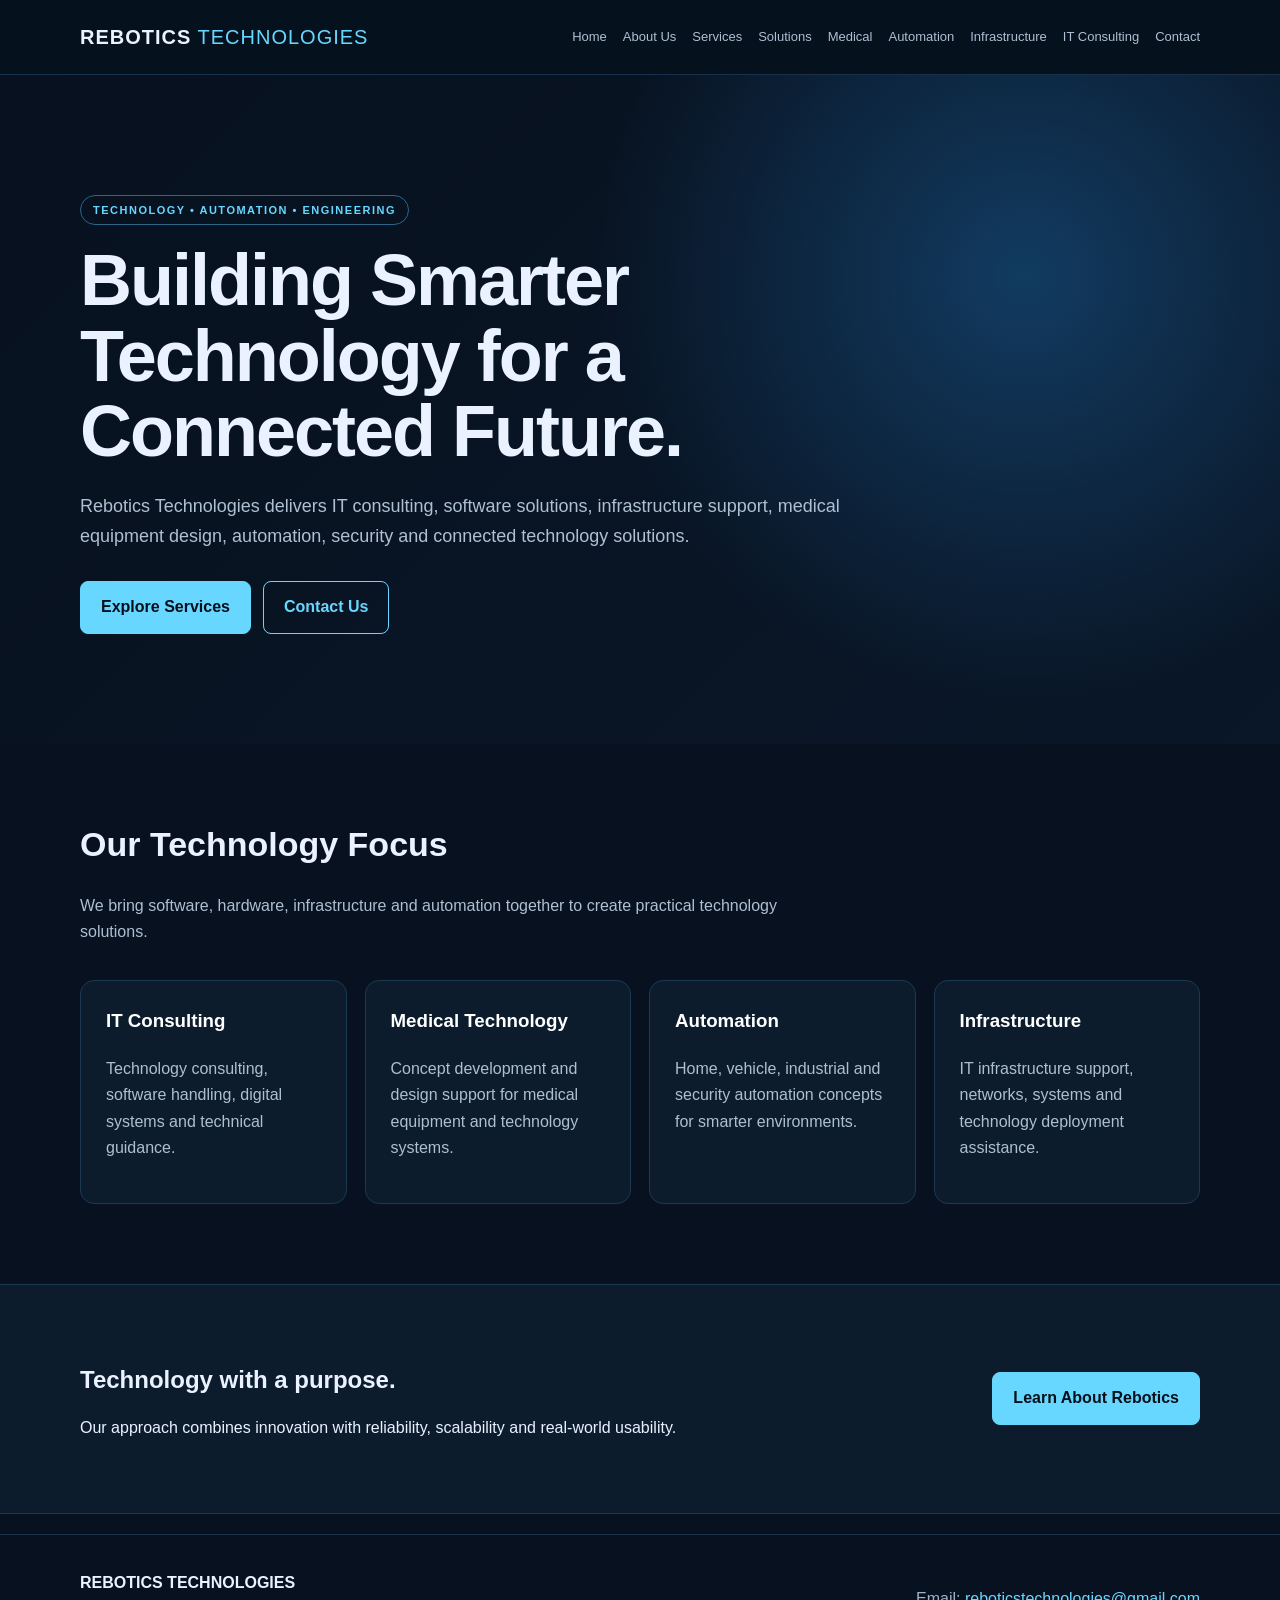
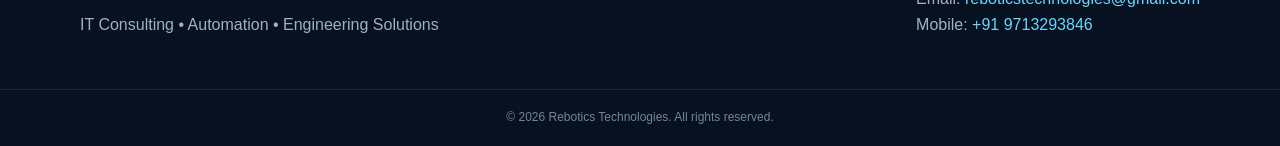
<file: index.html>
<!DOCTYPE html>
<html lang="en"><head><meta charset="UTF-8"><meta name="viewport" content="width=device-width,initial-scale=1.0">
<title>Rebotics Technologies | IT, Automation & Engineering Solutions</title><link rel="stylesheet" href="assets/style.css"></head>
<body>
<header><div class="container nav"><a class="logo" href="index.html">REBOTICS<span> TECHNOLOGIES</span></a><button class="menu" onclick="toggleMenu()">☰</button><nav id="nav"><a href="index.html">Home</a><a href="about.html">About Us</a><a href="services.html">Services</a><a href="solutions.html">Solutions</a><a href="medical.html">Medical</a><a href="automation.html">Automation</a><a href="infrastructure.html">Infrastructure</a><a href="it-consulting.html">IT Consulting</a><a href="contact.html">Contact</a></nav></div></header>
<main><section class="hero"><div class="container"><div class="badge">TECHNOLOGY • AUTOMATION • ENGINEERING</div><h1>Building Smarter Technology for a Connected Future.</h1><p>Rebotics Technologies delivers IT consulting, software solutions, infrastructure support, medical equipment design, automation, security and connected technology solutions.</p><div class="actions"><a class="btn" href="services.html">Explore Services</a><a class="btn outline" href="contact.html">Contact Us</a></div></div></section>
<section class="section"><div class="container"><h2>Our Technology Focus</h2><p class="lead">We bring software, hardware, infrastructure and automation together to create practical technology solutions.</p><div class="grid cards">
<div class="card"><h3>IT Consulting</h3><p>Technology consulting, software handling, digital systems and technical guidance.</p></div>
<div class="card"><h3>Medical Technology</h3><p>Concept development and design support for medical equipment and technology systems.</p></div>
<div class="card"><h3>Automation</h3><p>Home, vehicle, industrial and security automation concepts for smarter environments.</p></div>
<div class="card"><h3>Infrastructure</h3><p>IT infrastructure support, networks, systems and technology deployment assistance.</p></div>
</div></div></section>
<section class="band"><div class="container split"><div><h2>Technology with a purpose.</h2><p>Our approach combines innovation with reliability, scalability and real-world usability.</p></div><a class="btn" href="about.html">Learn About Rebotics</a></div></section></main>
<footer><div class="container footer"><div><strong>REBOTICS TECHNOLOGIES</strong><p>IT Consulting • Automation • Engineering Solutions</p></div><div><p>Email: <a href="mailto:reboticstechnologies@gmail.com">reboticstechnologies@gmail.com</a><br>Mobile: <a href="tel:+919713293846">+91 9713293846</a></p></div></div><div class="copyright">© 2026 Rebotics Technologies. All rights reserved.</div></footer>
<script src="assets/script.js"></script></body></html>
</file>
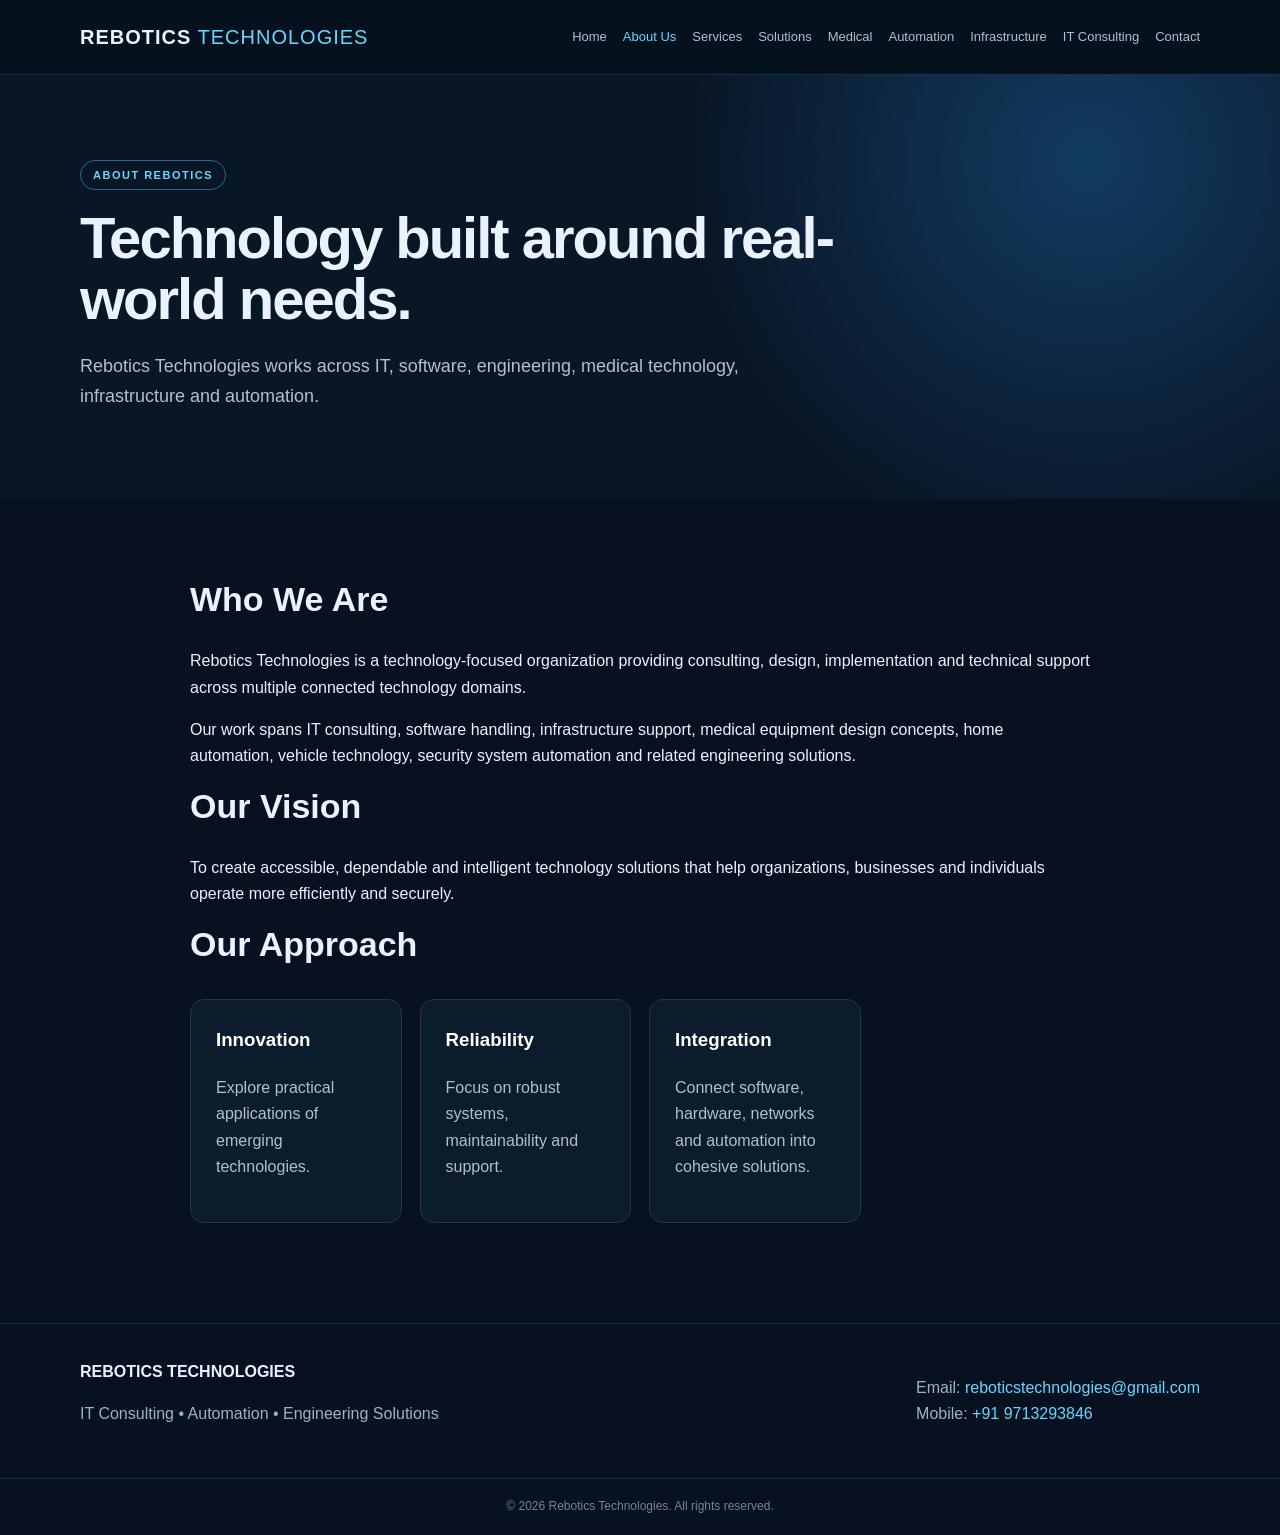
<file: about.html>
<!DOCTYPE html><html lang="en"><head><meta charset="UTF-8"><meta name="viewport" content="width=device-width,initial-scale=1.0"><title>About Us | Rebotics Technologies</title><link rel="stylesheet" href="assets/style.css"></head><body>
<header><div class="container nav"><a class="logo" href="index.html">REBOTICS<span> TECHNOLOGIES</span></a><button class="menu" onclick="toggleMenu()">☰</button><nav id="nav"><a href="index.html">Home</a><a class="active" href="about.html">About Us</a><a href="services.html">Services</a><a href="solutions.html">Solutions</a><a href="medical.html">Medical</a><a href="automation.html">Automation</a><a href="infrastructure.html">Infrastructure</a><a href="it-consulting.html">IT Consulting</a><a href="contact.html">Contact</a></nav></div></header>
<main><section class="pagehero"><div class="container"><div class="badge">ABOUT REBOTICS</div><h1>Technology built around real-world needs.</h1><p>Rebotics Technologies works across IT, software, engineering, medical technology, infrastructure and automation.</p></div></section>
<section class="section"><div class="container narrow"><h2>Who We Are</h2><p>Rebotics Technologies is a technology-focused organization providing consulting, design, implementation and technical support across multiple connected technology domains.</p><p>Our work spans IT consulting, software handling, infrastructure support, medical equipment design concepts, home automation, vehicle technology, security system automation and related engineering solutions.</p><h2>Our Vision</h2><p>To create accessible, dependable and intelligent technology solutions that help organizations, businesses and individuals operate more efficiently and securely.</p><h2>Our Approach</h2><div class="grid cards"><div class="card"><h3>Innovation</h3><p>Explore practical applications of emerging technologies.</p></div><div class="card"><h3>Reliability</h3><p>Focus on robust systems, maintainability and support.</p></div><div class="card"><h3>Integration</h3><p>Connect software, hardware, networks and automation into cohesive solutions.</p></div></div></div></section></main><footer><div class="container footer"><div><strong>REBOTICS TECHNOLOGIES</strong><p>IT Consulting • Automation • Engineering Solutions</p></div><div><p>Email: <a href="mailto:reboticstechnologies@gmail.com">reboticstechnologies@gmail.com</a><br>Mobile: <a href="tel:+919713293846">+91 9713293846</a></p></div></div><div class="copyright">© 2026 Rebotics Technologies. All rights reserved.</div></footer><script src="assets/script.js"></script></body></html>
</file>
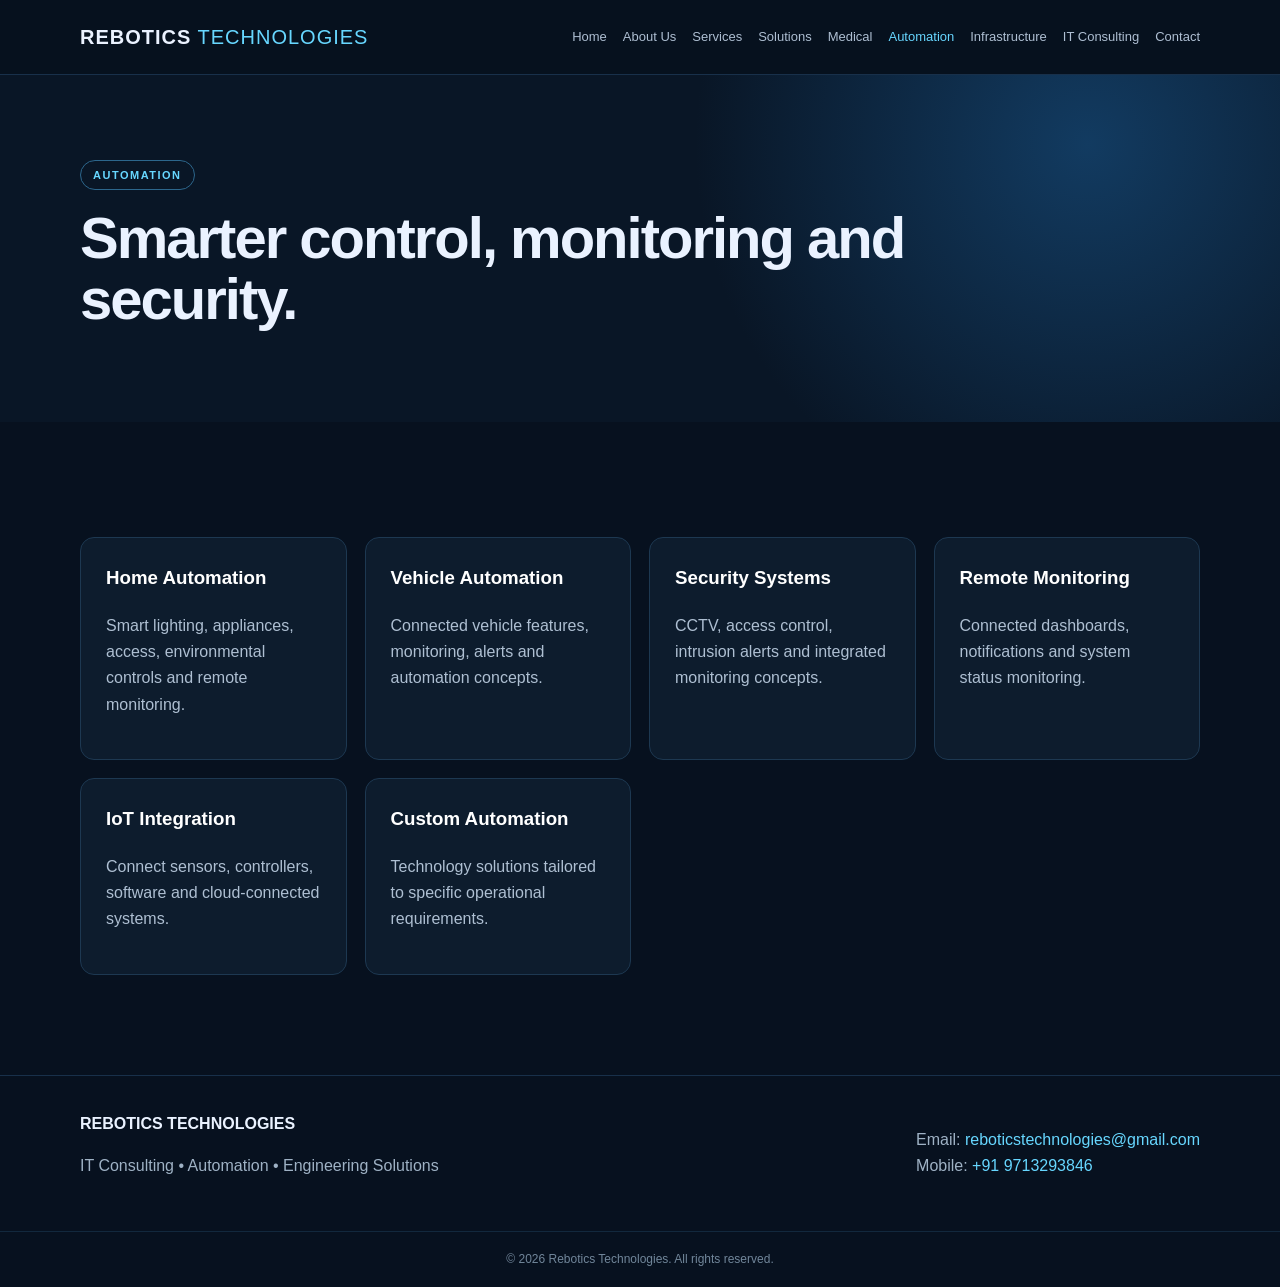
<file: automation.html>
<!DOCTYPE html><html lang="en"><head><meta charset="UTF-8"><meta name="viewport" content="width=device-width,initial-scale=1.0"><title>Automation & Security | Rebotics Technologies</title><link rel="stylesheet" href="assets/style.css"></head><body>
<header><div class="container nav"><a class="logo" href="index.html">REBOTICS<span> TECHNOLOGIES</span></a><button class="menu" onclick="toggleMenu()">☰</button><nav id="nav"><a href="index.html">Home</a><a href="about.html">About Us</a><a href="services.html">Services</a><a href="solutions.html">Solutions</a><a href="medical.html">Medical</a><a class="active" href="automation.html">Automation</a><a href="infrastructure.html">Infrastructure</a><a href="it-consulting.html">IT Consulting</a><a href="contact.html">Contact</a></nav></div></header>
<main><section class="pagehero"><div class="container"><div class="badge">AUTOMATION</div><h1>Smarter control, monitoring and security.</h1></div></section><section class="section"><div class="container"><div class="grid cards"><div class="card"><h3>Home Automation</h3><p>Smart lighting, appliances, access, environmental controls and remote monitoring.</p></div><div class="card"><h3>Vehicle Automation</h3><p>Connected vehicle features, monitoring, alerts and automation concepts.</p></div><div class="card"><h3>Security Systems</h3><p>CCTV, access control, intrusion alerts and integrated monitoring concepts.</p></div><div class="card"><h3>Remote Monitoring</h3><p>Connected dashboards, notifications and system status monitoring.</p></div><div class="card"><h3>IoT Integration</h3><p>Connect sensors, controllers, software and cloud-connected systems.</p></div><div class="card"><h3>Custom Automation</h3><p>Technology solutions tailored to specific operational requirements.</p></div></div></div></section></main><footer><div class="container footer"><div><strong>REBOTICS TECHNOLOGIES</strong><p>IT Consulting • Automation • Engineering Solutions</p></div><div><p>Email: <a href="mailto:reboticstechnologies@gmail.com">reboticstechnologies@gmail.com</a><br>Mobile: <a href="tel:+919713293846">+91 9713293846</a></p></div></div><div class="copyright">© 2026 Rebotics Technologies. All rights reserved.</div></footer><script src="assets/script.js"></script></body></html>
</file>
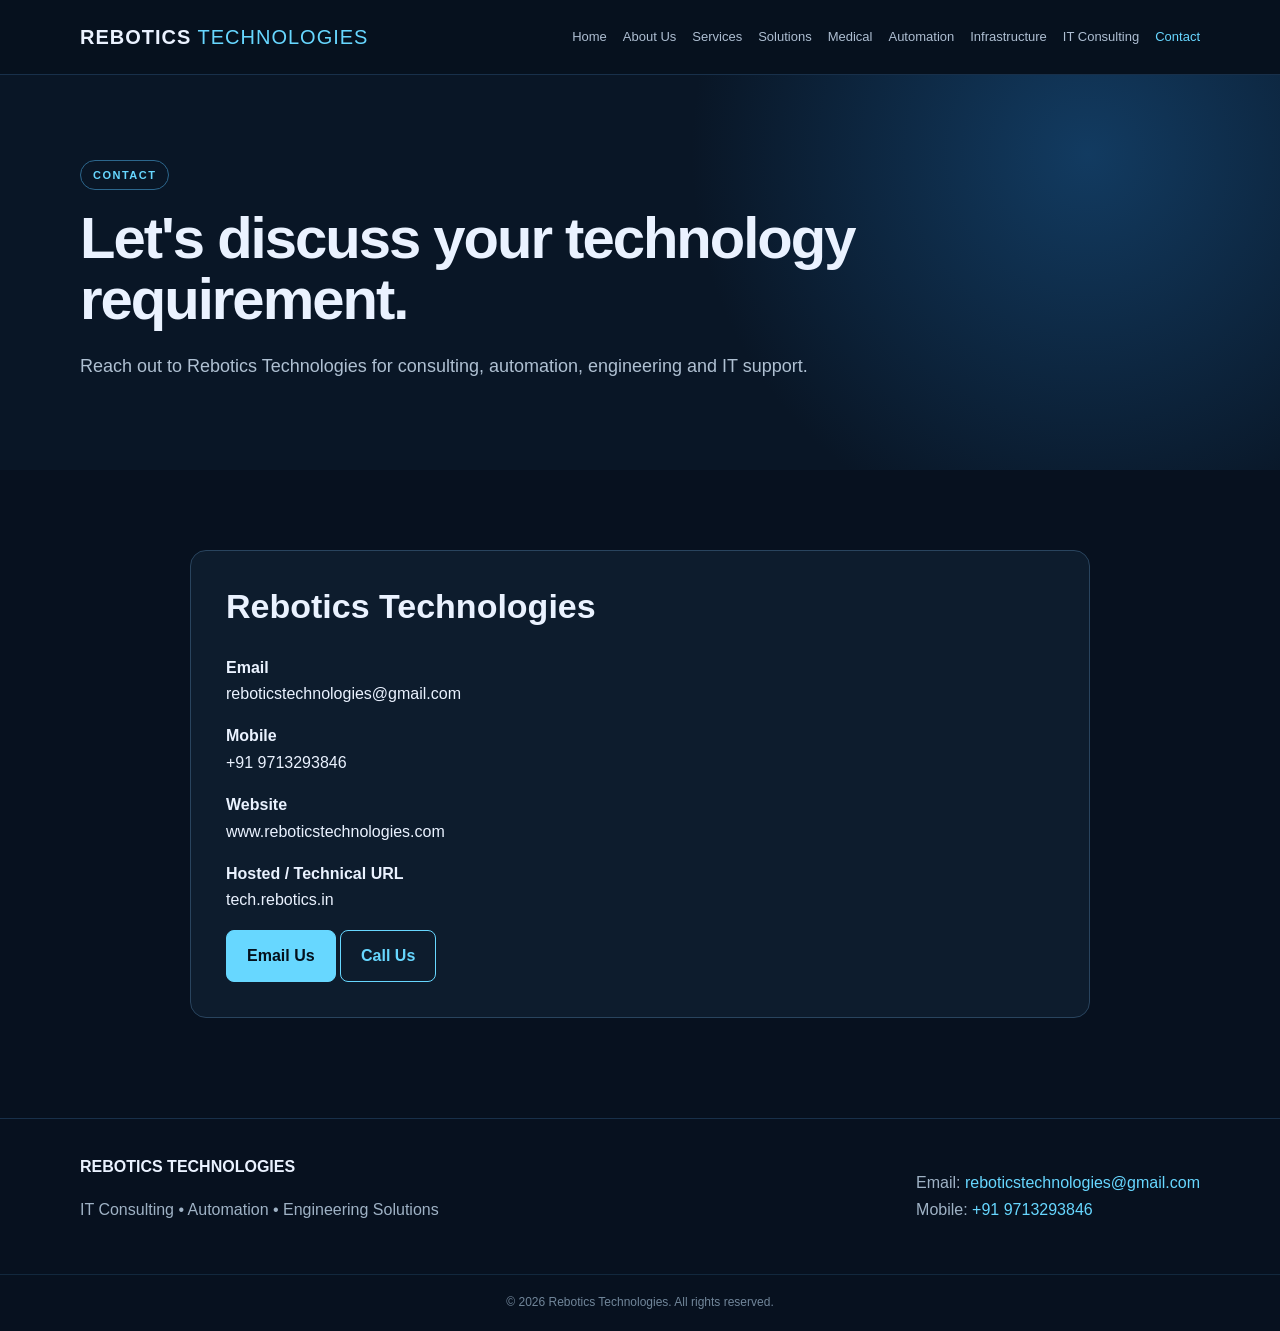
<file: contact.html>
<!DOCTYPE html><html lang="en"><head><meta charset="UTF-8"><meta name="viewport" content="width=device-width,initial-scale=1.0"><title>Contact Us | Rebotics Technologies</title><link rel="stylesheet" href="assets/style.css"></head><body>
<header><div class="container nav"><a class="logo" href="index.html">REBOTICS<span> TECHNOLOGIES</span></a><button class="menu" onclick="toggleMenu()">☰</button><nav id="nav"><a href="index.html">Home</a><a href="about.html">About Us</a><a href="services.html">Services</a><a href="solutions.html">Solutions</a><a href="medical.html">Medical</a><a href="automation.html">Automation</a><a href="infrastructure.html">Infrastructure</a><a href="it-consulting.html">IT Consulting</a><a class="active" href="contact.html">Contact</a></nav></div></header>
<main><section class="pagehero"><div class="container"><div class="badge">CONTACT</div><h1>Let's discuss your technology requirement.</h1><p>Reach out to Rebotics Technologies for consulting, automation, engineering and IT support.</p></div></section><section class="section"><div class="container narrow"><div class="contactbox"><h2>Rebotics Technologies</h2><p><strong>Email</strong><br><a href="mailto:reboticstechnologies@gmail.com">reboticstechnologies@gmail.com</a></p><p><strong>Mobile</strong><br><a href="tel:+919713293846">+91 9713293846</a></p><p><strong>Website</strong><br><a href="https://www.reboticstechnologies.com">www.reboticstechnologies.com</a></p><p><strong>Hosted / Technical URL</strong><br><a href="https://tech.rebotics.in">tech.rebotics.in</a></p><a class="btn" href="mailto:reboticstechnologies@gmail.com?subject=Technology%20Enquiry">Email Us</a> <a class="btn outline" href="tel:+919713293846">Call Us</a></div></div></section></main><footer><div class="container footer"><div><strong>REBOTICS TECHNOLOGIES</strong><p>IT Consulting • Automation • Engineering Solutions</p></div><div><p>Email: <a href="mailto:reboticstechnologies@gmail.com">reboticstechnologies@gmail.com</a><br>Mobile: <a href="tel:+919713293846">+91 9713293846</a></p></div></div><div class="copyright">© 2026 Rebotics Technologies. All rights reserved.</div></footer><script src="assets/script.js"></script></body></html>
</file>
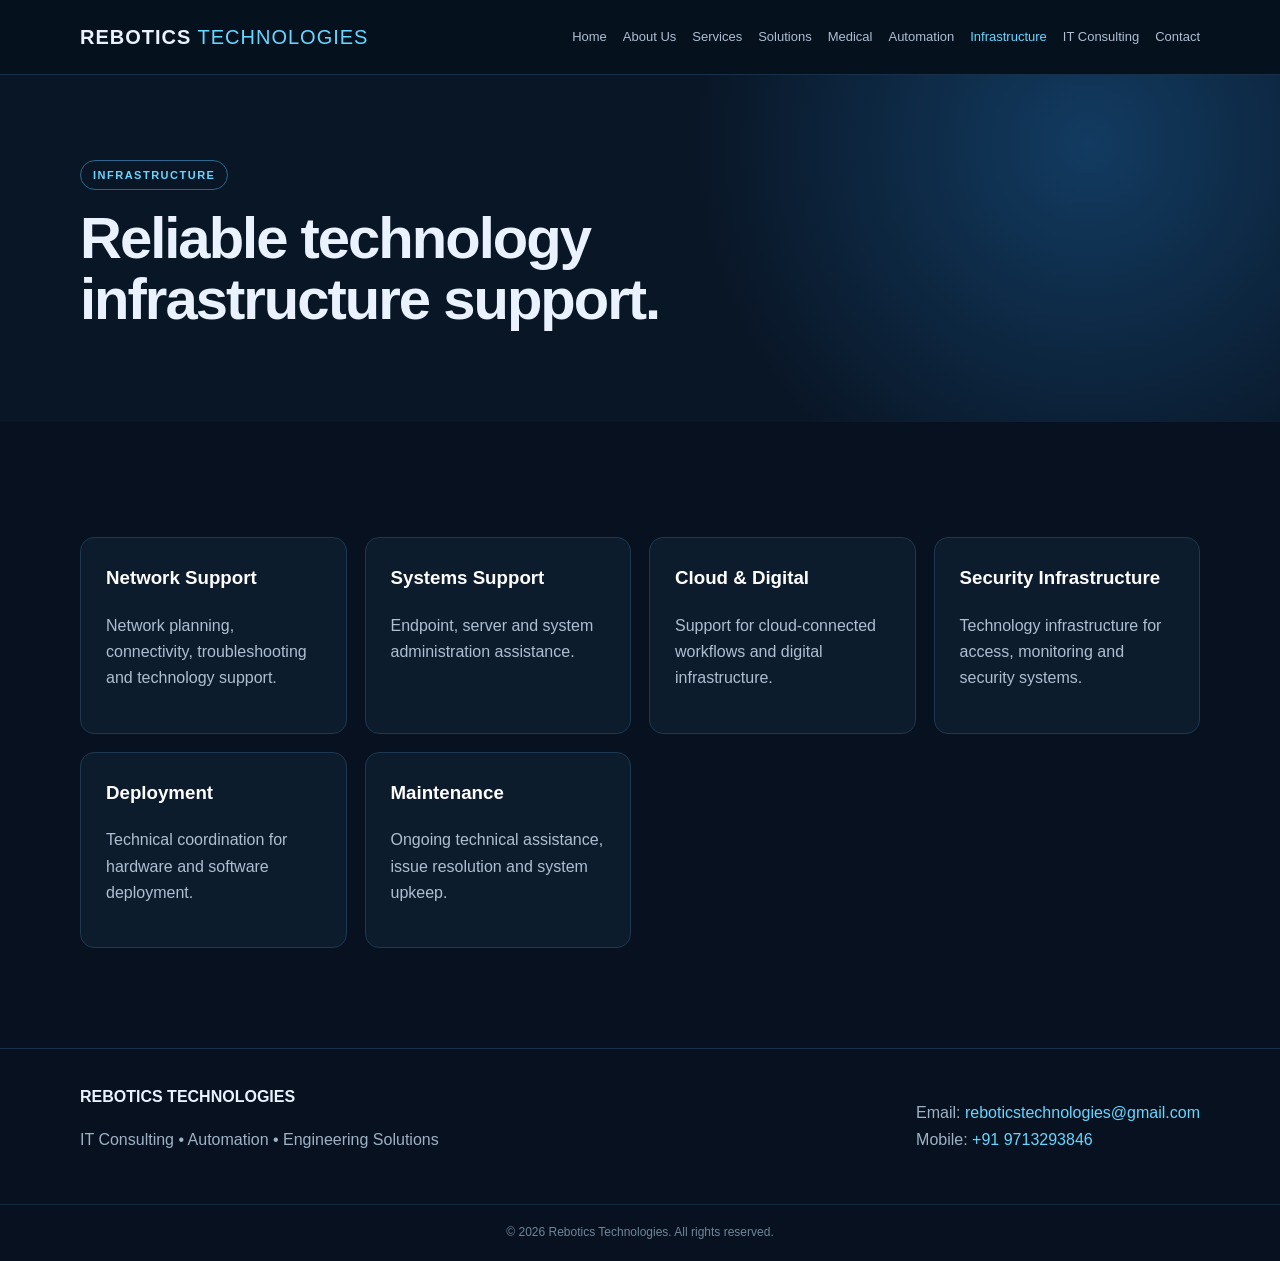
<file: infrastructure.html>
<!DOCTYPE html><html lang="en"><head><meta charset="UTF-8"><meta name="viewport" content="width=device-width,initial-scale=1.0"><title>Infrastructure Support | Rebotics Technologies</title><link rel="stylesheet" href="assets/style.css"></head><body>
<header><div class="container nav"><a class="logo" href="index.html">REBOTICS<span> TECHNOLOGIES</span></a><button class="menu" onclick="toggleMenu()">☰</button><nav id="nav"><a href="index.html">Home</a><a href="about.html">About Us</a><a href="services.html">Services</a><a href="solutions.html">Solutions</a><a href="medical.html">Medical</a><a href="automation.html">Automation</a><a class="active" href="infrastructure.html">Infrastructure</a><a href="it-consulting.html">IT Consulting</a><a href="contact.html">Contact</a></nav></div></header>
<main><section class="pagehero"><div class="container"><div class="badge">INFRASTRUCTURE</div><h1>Reliable technology infrastructure support.</h1></div></section><section class="section"><div class="container"><div class="grid cards"><div class="card"><h3>Network Support</h3><p>Network planning, connectivity, troubleshooting and technology support.</p></div><div class="card"><h3>Systems Support</h3><p>Endpoint, server and system administration assistance.</p></div><div class="card"><h3>Cloud & Digital</h3><p>Support for cloud-connected workflows and digital infrastructure.</p></div><div class="card"><h3>Security Infrastructure</h3><p>Technology infrastructure for access, monitoring and security systems.</p></div><div class="card"><h3>Deployment</h3><p>Technical coordination for hardware and software deployment.</p></div><div class="card"><h3>Maintenance</h3><p>Ongoing technical assistance, issue resolution and system upkeep.</p></div></div></div></section></main><footer><div class="container footer"><div><strong>REBOTICS TECHNOLOGIES</strong><p>IT Consulting • Automation • Engineering Solutions</p></div><div><p>Email: <a href="mailto:reboticstechnologies@gmail.com">reboticstechnologies@gmail.com</a><br>Mobile: <a href="tel:+919713293846">+91 9713293846</a></p></div></div><div class="copyright">© 2026 Rebotics Technologies. All rights reserved.</div></footer><script src="assets/script.js"></script></body></html>
</file>
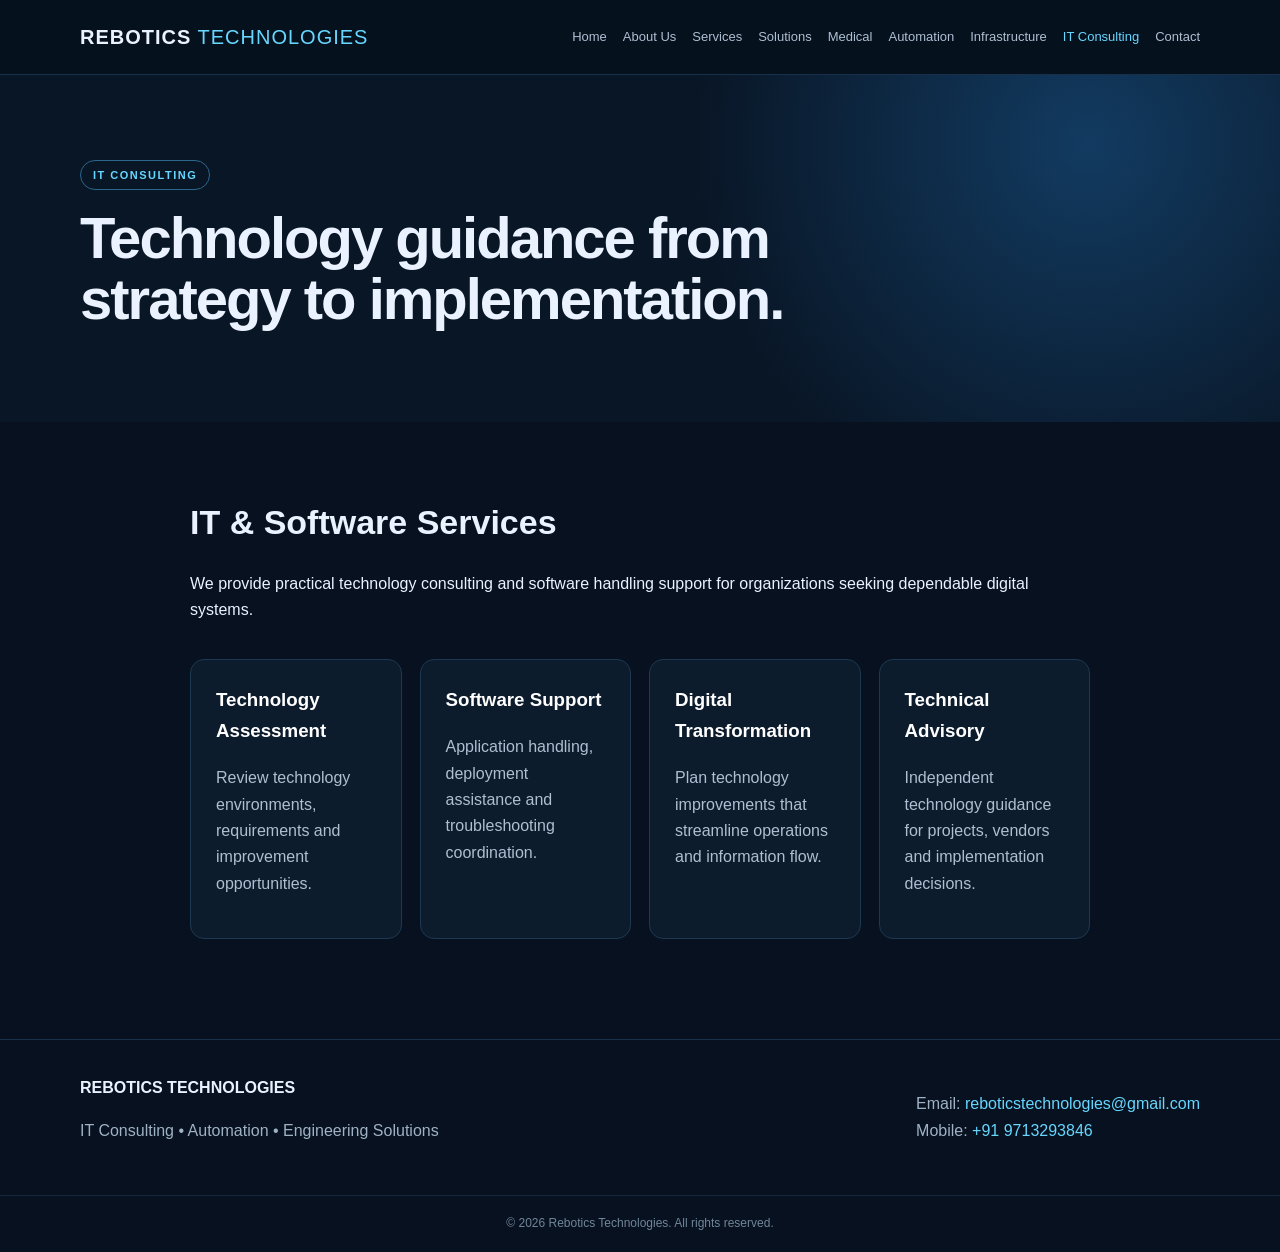
<file: it-consulting.html>
<!DOCTYPE html><html lang="en"><head><meta charset="UTF-8"><meta name="viewport" content="width=device-width,initial-scale=1.0"><title>IT Consulting | Rebotics Technologies</title><link rel="stylesheet" href="assets/style.css"></head><body>
<header><div class="container nav"><a class="logo" href="index.html">REBOTICS<span> TECHNOLOGIES</span></a><button class="menu" onclick="toggleMenu()">☰</button><nav id="nav"><a href="index.html">Home</a><a href="about.html">About Us</a><a href="services.html">Services</a><a href="solutions.html">Solutions</a><a href="medical.html">Medical</a><a href="automation.html">Automation</a><a href="infrastructure.html">Infrastructure</a><a class="active" href="it-consulting.html">IT Consulting</a><a href="contact.html">Contact</a></nav></div></header>
<main><section class="pagehero"><div class="container"><div class="badge">IT CONSULTING</div><h1>Technology guidance from strategy to implementation.</h1></div></section><section class="section"><div class="container narrow"><h2>IT & Software Services</h2><p>We provide practical technology consulting and software handling support for organizations seeking dependable digital systems.</p><div class="grid cards"><div class="card"><h3>Technology Assessment</h3><p>Review technology environments, requirements and improvement opportunities.</p></div><div class="card"><h3>Software Support</h3><p>Application handling, deployment assistance and troubleshooting coordination.</p></div><div class="card"><h3>Digital Transformation</h3><p>Plan technology improvements that streamline operations and information flow.</p></div><div class="card"><h3>Technical Advisory</h3><p>Independent technology guidance for projects, vendors and implementation decisions.</p></div></div></div></section></main><footer><div class="container footer"><div><strong>REBOTICS TECHNOLOGIES</strong><p>IT Consulting • Automation • Engineering Solutions</p></div><div><p>Email: <a href="mailto:reboticstechnologies@gmail.com">reboticstechnologies@gmail.com</a><br>Mobile: <a href="tel:+919713293846">+91 9713293846</a></p></div></div><div class="copyright">© 2026 Rebotics Technologies. All rights reserved.</div></footer><script src="assets/script.js"></script></body></html>
</file>
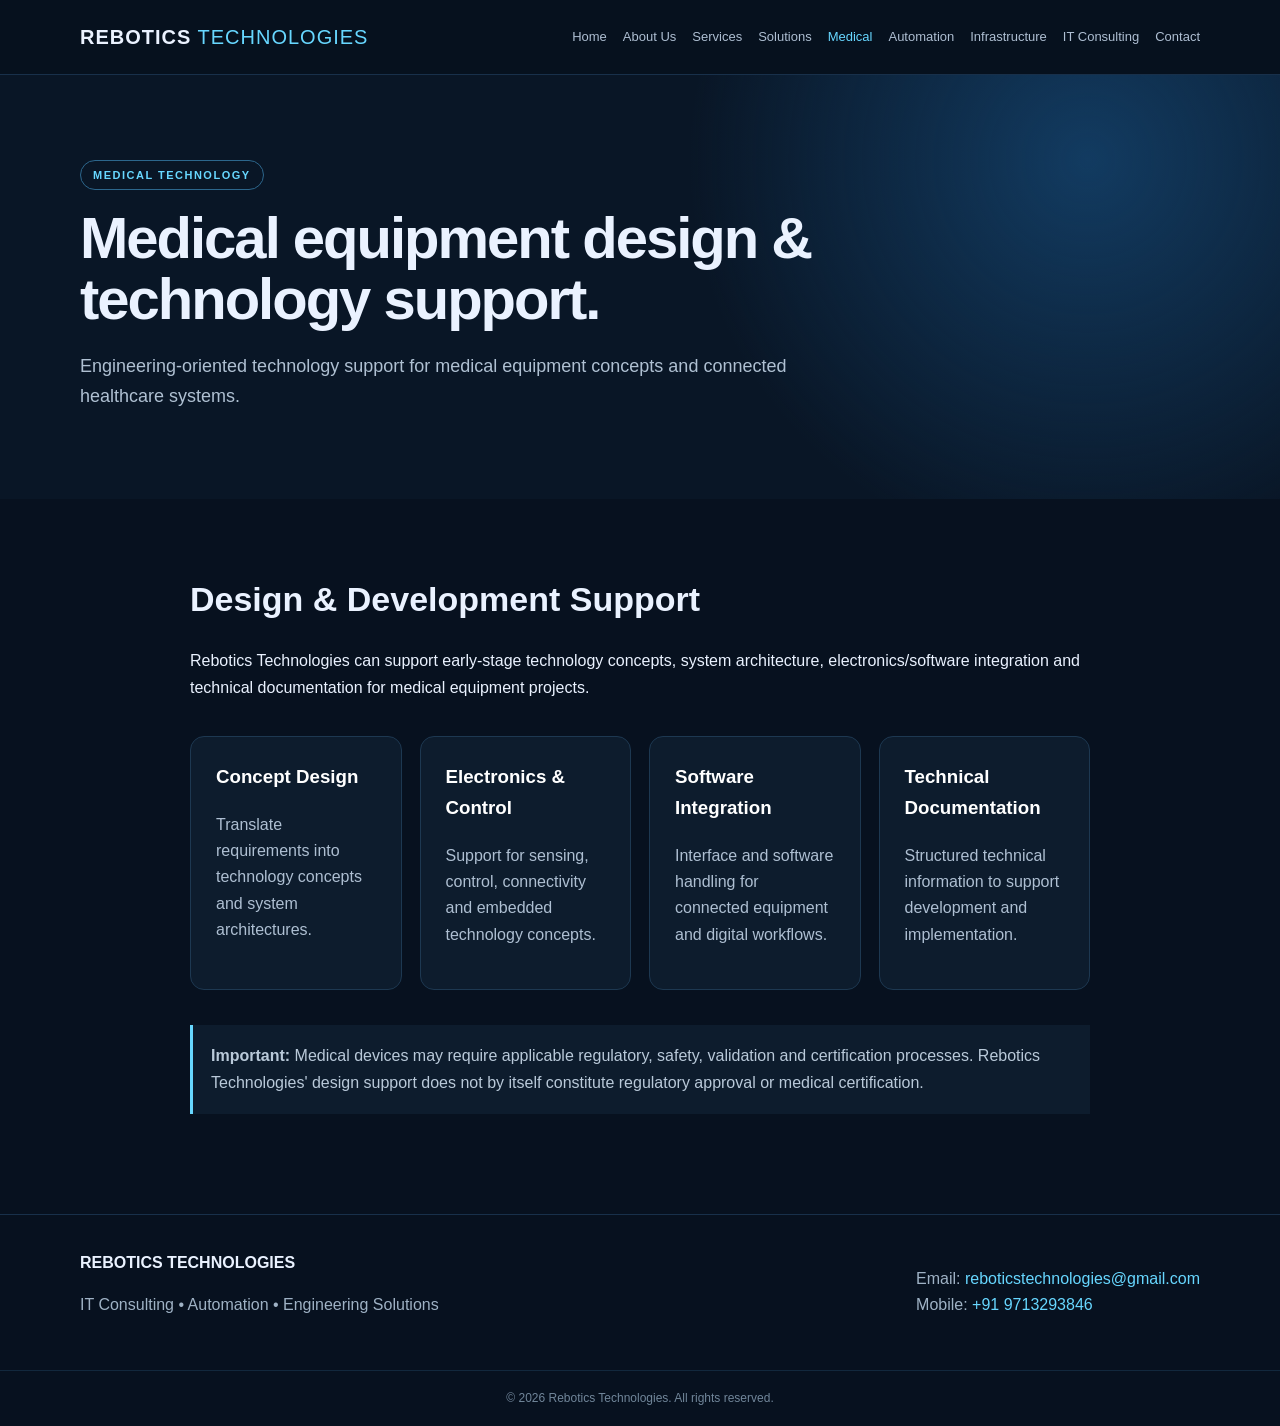
<file: medical.html>
<!DOCTYPE html><html lang="en"><head><meta charset="UTF-8"><meta name="viewport" content="width=device-width,initial-scale=1.0"><title>Medical Equipment Design | Rebotics Technologies</title><link rel="stylesheet" href="assets/style.css"></head><body>
<header><div class="container nav"><a class="logo" href="index.html">REBOTICS<span> TECHNOLOGIES</span></a><button class="menu" onclick="toggleMenu()">☰</button><nav id="nav"><a href="index.html">Home</a><a href="about.html">About Us</a><a href="services.html">Services</a><a href="solutions.html">Solutions</a><a class="active" href="medical.html">Medical</a><a href="automation.html">Automation</a><a href="infrastructure.html">Infrastructure</a><a href="it-consulting.html">IT Consulting</a><a href="contact.html">Contact</a></nav></div></header>
<main><section class="pagehero"><div class="container"><div class="badge">MEDICAL TECHNOLOGY</div><h1>Medical equipment design & technology support.</h1><p>Engineering-oriented technology support for medical equipment concepts and connected healthcare systems.</p></div></section><section class="section"><div class="container narrow"><h2>Design & Development Support</h2><p>Rebotics Technologies can support early-stage technology concepts, system architecture, electronics/software integration and technical documentation for medical equipment projects.</p><div class="grid cards"><div class="card"><h3>Concept Design</h3><p>Translate requirements into technology concepts and system architectures.</p></div><div class="card"><h3>Electronics & Control</h3><p>Support for sensing, control, connectivity and embedded technology concepts.</p></div><div class="card"><h3>Software Integration</h3><p>Interface and software handling for connected equipment and digital workflows.</p></div><div class="card"><h3>Technical Documentation</h3><p>Structured technical information to support development and implementation.</p></div></div><div class="notice"><strong>Important:</strong> Medical devices may require applicable regulatory, safety, validation and certification processes. Rebotics Technologies' design support does not by itself constitute regulatory approval or medical certification.</div></div></section></main><footer><div class="container footer"><div><strong>REBOTICS TECHNOLOGIES</strong><p>IT Consulting • Automation • Engineering Solutions</p></div><div><p>Email: <a href="mailto:reboticstechnologies@gmail.com">reboticstechnologies@gmail.com</a><br>Mobile: <a href="tel:+919713293846">+91 9713293846</a></p></div></div><div class="copyright">© 2026 Rebotics Technologies. All rights reserved.</div></footer><script src="assets/script.js"></script></body></html>
</file>
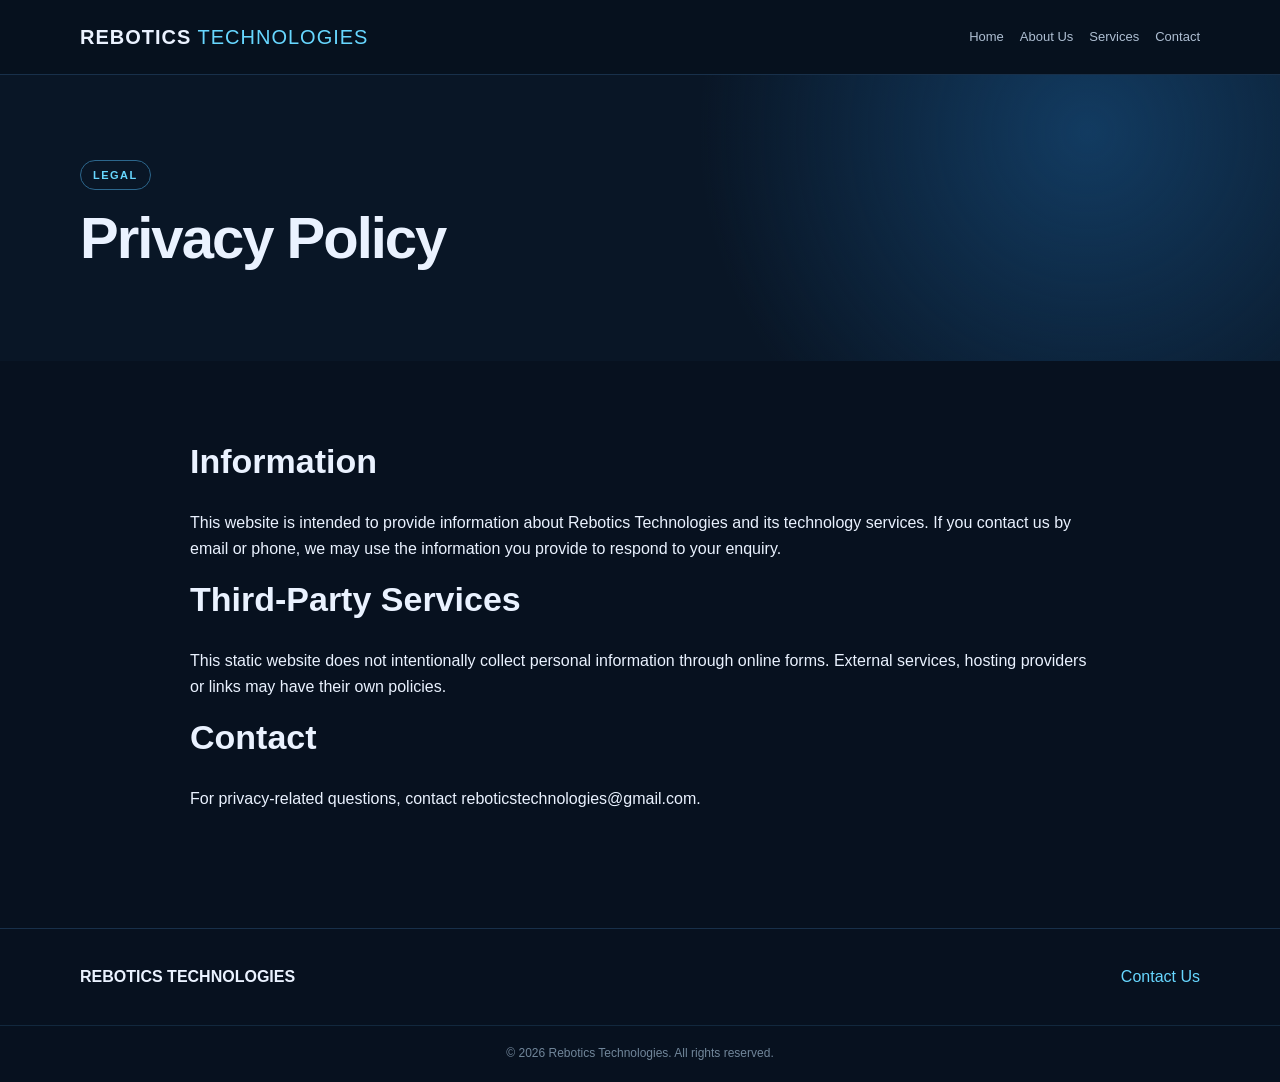
<file: privacy.html>
<!DOCTYPE html><html lang="en"><head><meta charset="UTF-8"><meta name="viewport" content="width=device-width,initial-scale=1.0"><title>Privacy Policy | Rebotics Technologies</title><link rel="stylesheet" href="assets/style.css"></head><body>
<header><div class="container nav"><a class="logo" href="index.html">REBOTICS<span> TECHNOLOGIES</span></a><nav><a href="index.html">Home</a><a href="about.html">About Us</a><a href="services.html">Services</a><a href="contact.html">Contact</a></nav></div></header>
<main><section class="pagehero"><div class="container"><div class="badge">LEGAL</div><h1>Privacy Policy</h1></div></section><section class="section"><div class="container narrow"><h2>Information</h2><p>This website is intended to provide information about Rebotics Technologies and its technology services. If you contact us by email or phone, we may use the information you provide to respond to your enquiry.</p><h2>Third-Party Services</h2><p>This static website does not intentionally collect personal information through online forms. External services, hosting providers or links may have their own policies.</p><h2>Contact</h2><p>For privacy-related questions, contact <a href="mailto:reboticstechnologies@gmail.com">reboticstechnologies@gmail.com</a>.</p></div></section></main><footer><div class="container footer"><div><strong>REBOTICS TECHNOLOGIES</strong></div><div><a href="contact.html">Contact Us</a></div></div><div class="copyright">© 2026 Rebotics Technologies. All rights reserved.</div></footer></body></html>
</file>
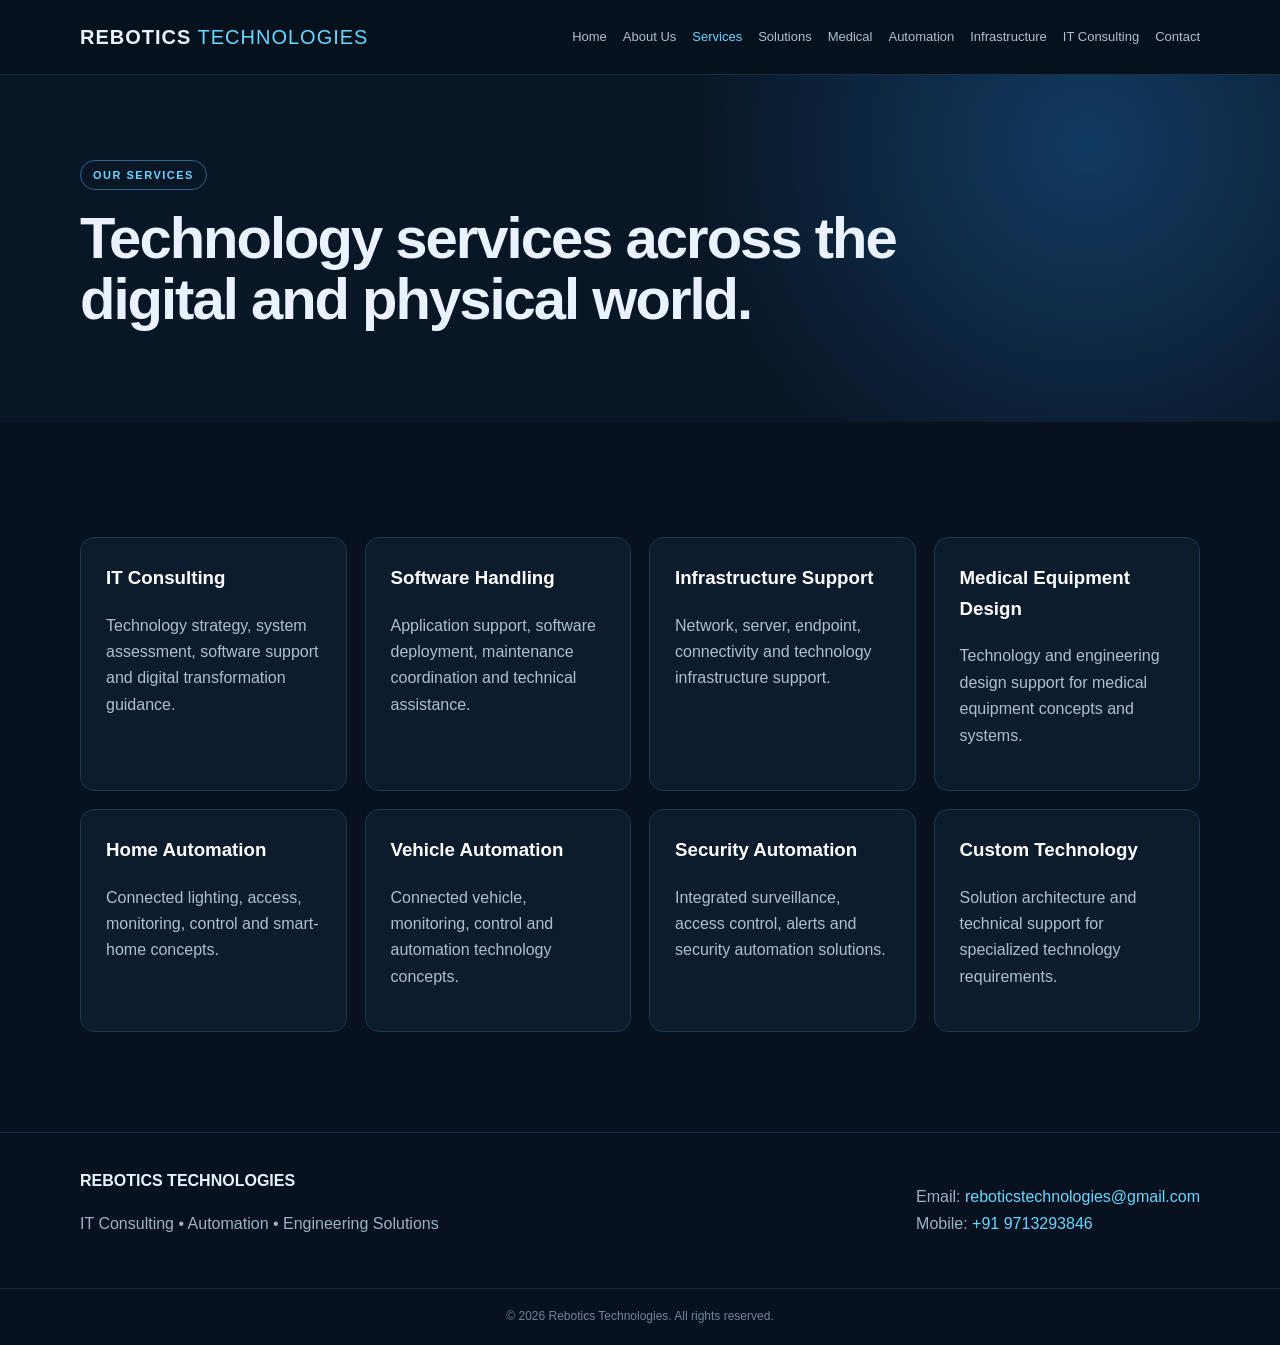
<file: services.html>
<!DOCTYPE html><html lang="en"><head><meta charset="UTF-8"><meta name="viewport" content="width=device-width,initial-scale=1.0"><title>Services | Rebotics Technologies</title><link rel="stylesheet" href="assets/style.css"></head><body>
<header><div class="container nav"><a class="logo" href="index.html">REBOTICS<span> TECHNOLOGIES</span></a><button class="menu" onclick="toggleMenu()">☰</button><nav id="nav"><a href="index.html">Home</a><a href="about.html">About Us</a><a class="active" href="services.html">Services</a><a href="solutions.html">Solutions</a><a href="medical.html">Medical</a><a href="automation.html">Automation</a><a href="infrastructure.html">Infrastructure</a><a href="it-consulting.html">IT Consulting</a><a href="contact.html">Contact</a></nav></div></header>
<main><section class="pagehero"><div class="container"><div class="badge">OUR SERVICES</div><h1>Technology services across the digital and physical world.</h1></div></section><section class="section"><div class="container"><div class="grid cards">
<div class="card"><h3>IT Consulting</h3><p>Technology strategy, system assessment, software support and digital transformation guidance.</p></div>
<div class="card"><h3>Software Handling</h3><p>Application support, software deployment, maintenance coordination and technical assistance.</p></div>
<div class="card"><h3>Infrastructure Support</h3><p>Network, server, endpoint, connectivity and technology infrastructure support.</p></div>
<div class="card"><h3>Medical Equipment Design</h3><p>Technology and engineering design support for medical equipment concepts and systems.</p></div>
<div class="card"><h3>Home Automation</h3><p>Connected lighting, access, monitoring, control and smart-home concepts.</p></div>
<div class="card"><h3>Vehicle Automation</h3><p>Connected vehicle, monitoring, control and automation technology concepts.</p></div>
<div class="card"><h3>Security Automation</h3><p>Integrated surveillance, access control, alerts and security automation solutions.</p></div>
<div class="card"><h3>Custom Technology</h3><p>Solution architecture and technical support for specialized technology requirements.</p></div>
</div></div></section></main><footer><div class="container footer"><div><strong>REBOTICS TECHNOLOGIES</strong><p>IT Consulting • Automation • Engineering Solutions</p></div><div><p>Email: <a href="mailto:reboticstechnologies@gmail.com">reboticstechnologies@gmail.com</a><br>Mobile: <a href="tel:+919713293846">+91 9713293846</a></p></div></div><div class="copyright">© 2026 Rebotics Technologies. All rights reserved.</div></footer><script src="assets/script.js"></script></body></html>
</file>
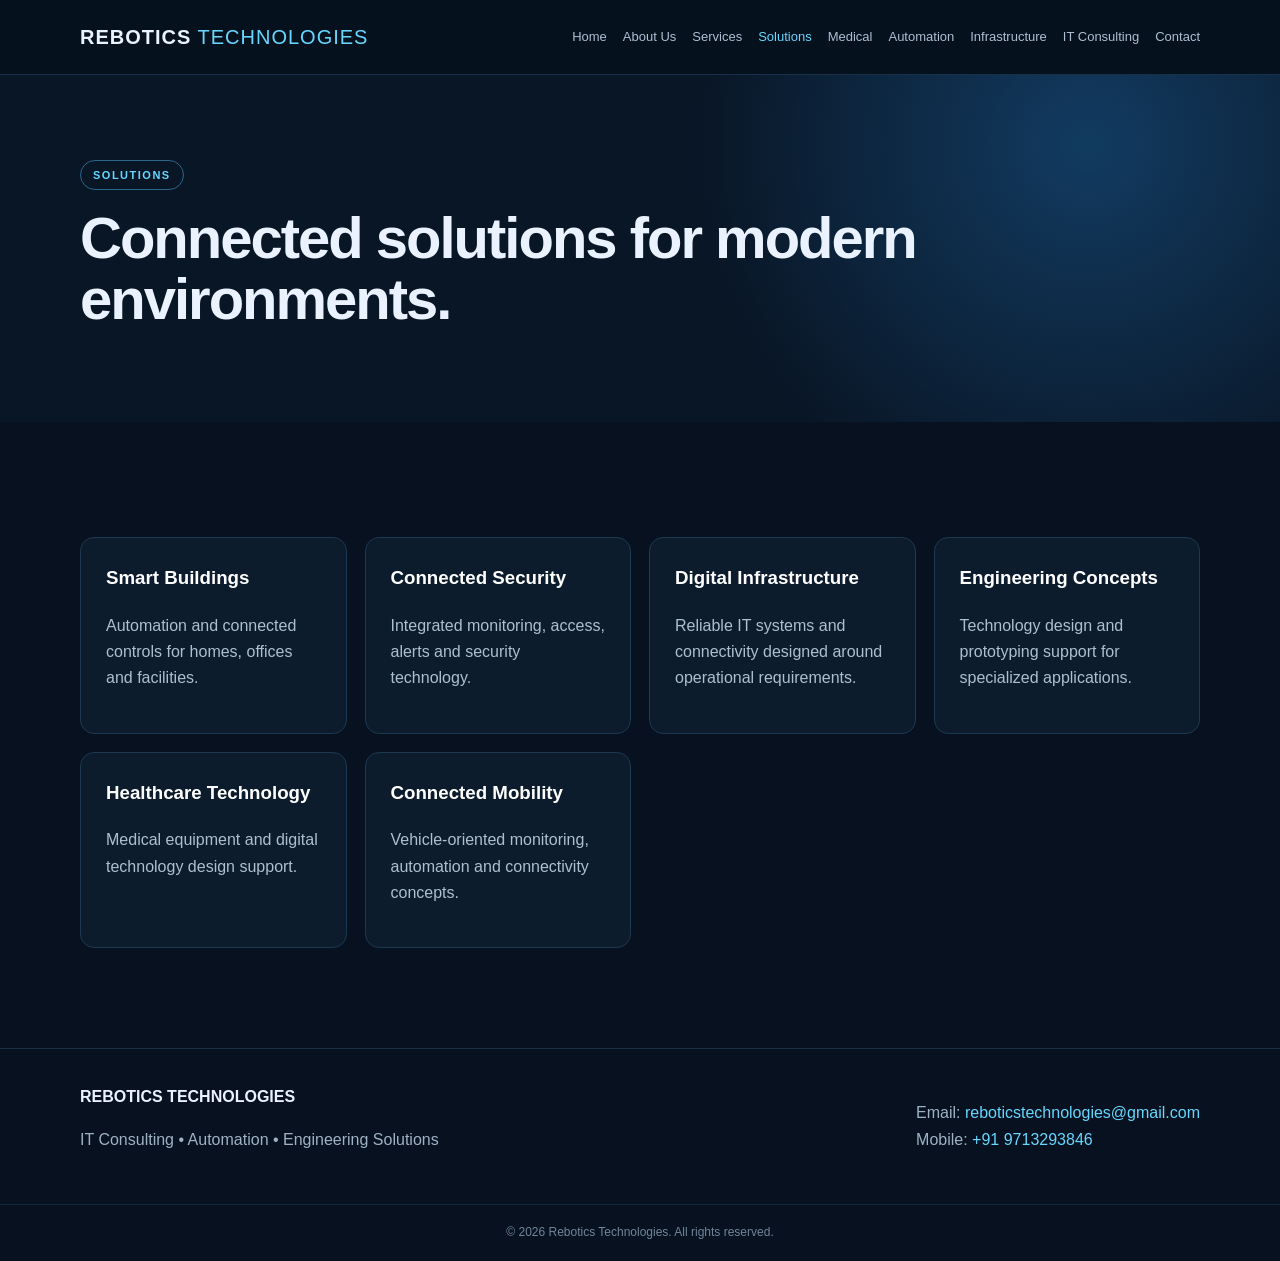
<file: solutions.html>
<!DOCTYPE html><html lang="en"><head><meta charset="UTF-8"><meta name="viewport" content="width=device-width,initial-scale=1.0"><title>Solutions | Rebotics Technologies</title><link rel="stylesheet" href="assets/style.css"></head><body>
<header><div class="container nav"><a class="logo" href="index.html">REBOTICS<span> TECHNOLOGIES</span></a><button class="menu" onclick="toggleMenu()">☰</button><nav id="nav"><a href="index.html">Home</a><a href="about.html">About Us</a><a href="services.html">Services</a><a class="active" href="solutions.html">Solutions</a><a href="medical.html">Medical</a><a href="automation.html">Automation</a><a href="infrastructure.html">Infrastructure</a><a href="it-consulting.html">IT Consulting</a><a href="contact.html">Contact</a></nav></div></header>
<main><section class="pagehero"><div class="container"><div class="badge">SOLUTIONS</div><h1>Connected solutions for modern environments.</h1></div></section><section class="section"><div class="container"><div class="grid cards"><div class="card"><h3>Smart Buildings</h3><p>Automation and connected controls for homes, offices and facilities.</p></div><div class="card"><h3>Connected Security</h3><p>Integrated monitoring, access, alerts and security technology.</p></div><div class="card"><h3>Digital Infrastructure</h3><p>Reliable IT systems and connectivity designed around operational requirements.</p></div><div class="card"><h3>Engineering Concepts</h3><p>Technology design and prototyping support for specialized applications.</p></div><div class="card"><h3>Healthcare Technology</h3><p>Medical equipment and digital technology design support.</p></div><div class="card"><h3>Connected Mobility</h3><p>Vehicle-oriented monitoring, automation and connectivity concepts.</p></div></div></div></section></main><footer><div class="container footer"><div><strong>REBOTICS TECHNOLOGIES</strong><p>IT Consulting • Automation • Engineering Solutions</p></div><div><p>Email: <a href="mailto:reboticstechnologies@gmail.com">reboticstechnologies@gmail.com</a><br>Mobile: <a href="tel:+919713293846">+91 9713293846</a></p></div></div><div class="copyright">© 2026 Rebotics Technologies. All rights reserved.</div></footer><script src="assets/script.js"></script></body></html>
</file>
<file: assets/style.css>
*{box-sizing:border-box}html{scroll-behavior:smooth}body{margin:0;font-family:Inter,Segoe UI,Arial,sans-serif;color:#eaf2ff;background:#07111f;line-height:1.65}a{color:inherit;text-decoration:none}.container{width:min(1120px,92%);margin:auto}.nav{min-height:74px;display:flex;align-items:center;justify-content:space-between;gap:25px}.logo{font-weight:900;letter-spacing:1px;font-size:20px}.logo span{font-weight:500;color:#67d7ff}header{position:sticky;top:0;z-index:10;background:rgba(7,17,31,.94);border-bottom:1px solid #18304a;backdrop-filter:blur(12px)}nav{display:flex;gap:16px;align-items:center;flex-wrap:wrap}nav a{font-size:13px;color:#aebfd2}nav a:hover,nav a.active{color:#67d7ff}.menu{display:none;background:none;border:1px solid #29445e;color:#fff;font-size:22px;padding:5px 9px;border-radius:7px}.hero{padding:120px 0 110px;background:radial-gradient(circle at 80% 30%,#123b61 0,transparent 38%),linear-gradient(135deg,#07111f,#0a1728)}.pagehero{padding:85px 0 70px;background:radial-gradient(circle at 85% 20%,#123b61 0,transparent 35%),#091626}.badge{display:inline-block;border:1px solid #2c668c;border-radius:999px;padding:5px 12px;color:#67d7ff;font-size:11px;font-weight:700;letter-spacing:1.5px;margin-bottom:18px}.hero h1,.pagehero h1{font-size:clamp(38px,6vw,72px);line-height:1.05;max-width:850px;margin:0 0 22px;letter-spacing:-2px}.pagehero h1{font-size:clamp(36px,5vw,58px)}.hero p,.pagehero p{font-size:18px;color:#afc0d2;max-width:760px}.actions{display:flex;gap:12px;margin-top:30px}.btn{display:inline-block;background:#67d7ff;color:#04101c;padding:12px 20px;border-radius:8px;font-weight:800;border:1px solid #67d7ff}.btn.outline{background:transparent;color:#67d7ff}.section{padding:80px 0}.section h2{font-size:34px;line-height:1.2;margin-top:0}.lead{color:#aebfd2;max-width:700px}.grid{display:grid;grid-template-columns:repeat(4,1fr);gap:18px}.cards{margin-top:35px}.card{background:#0d1c2d;border:1px solid #1d3851;border-radius:14px;padding:25px}.card h3{margin-top:0;color:#fff}.card p{color:#aebfd2}.band{padding:55px 0;background:#0d1c2d;border-top:1px solid #1d3851;border-bottom:1px solid #1d3851}.split{display:flex;justify-content:space-between;align-items:center;gap:30px}.split h2{margin-bottom:8px}.narrow{max-width:900px}.contactbox{background:#0d1c2d;border:1px solid #29445e;border-radius:16px;padding:35px}.notice{margin-top:35px;padding:18px;border-left:3px solid #67d7ff;background:#0d1c2d;color:#b9c9d9}footer{border-top:1px solid #18304a;margin-top:20px}.footer{display:flex;justify-content:space-between;gap:30px;padding:35px 0}.footer p{color:#9fb2c5}.copyright{text-align:center;padding:18px;border-top:1px solid #12283d;color:#71869a;font-size:12px}footer a{color:#67d7ff}@media(max-width:900px){.grid{grid-template-columns:repeat(2,1fr)}nav{display:none;position:absolute;left:4%;right:4%;top:74px;background:#0a1728;padding:18px;border:1px solid #1d3851;border-radius:10px;flex-direction:column;align-items:flex-start}.menu{display:block}.hero{padding:90px 0}.split,.footer{flex-direction:column;align-items:flex-start}}@media(max-width:560px){.grid{grid-template-columns:1fr}.hero h1{font-size:42px}.pagehero h1{font-size:38px}.section{padding:60px 0}.actions{flex-direction:column;align-items:flex-start}}
</file>
